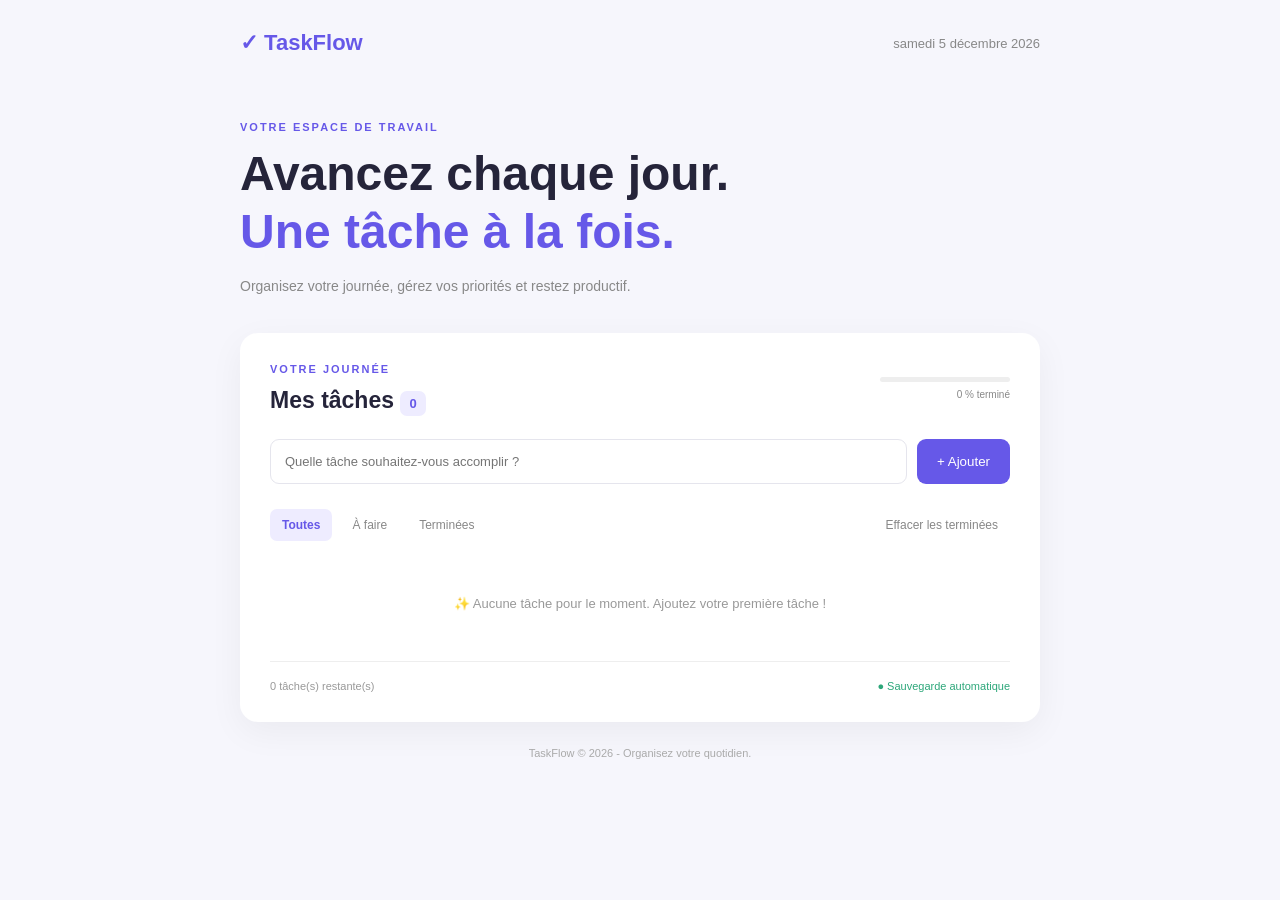
<file: TASKFLOW/index.html>
<!DOCTYPE html>
<html lang="fr">
<head>
    <meta charset="UTF-8">
    <meta name="viewport" content="width=device-width, initial-scale=1.0">
    <meta name="description" content="TaskFlow, votre application simple pour organiser vos tâches quotidiennes.">
    <title>TaskFlow - Gestionnaire de tâches</title>
    <link rel="stylesheet" href="style.css">
    <script src="script.js" defer></script>
</head>

<body>

    <div class="conteneur">

        <!-- En-tête -->
        <header class="entete">
            <h2 class="logo">✓ TaskFlow</h2>
            <p class="date" id="date"></p>
        </header>

        <!-- Présentation -->
        <section class="bienvenue">
            <p class="sous-titre">VOTRE ESPACE DE TRAVAIL</p>

            <h1>
                Avancez chaque jour.<br>
                <span>Une tâche à la fois.</span>
            </h1>

            <p class="description">
                Organisez votre journée, gérez vos priorités
                et restez productif.
            </p>
        </section>

        <!-- Gestion des tâches -->
        <section class="conteneur-taches">

            <div class="entete-taches">
                <div>
                    <p class="sous-titre">VOTRE JOURNÉE</p>
                    <h2>Mes tâches <span id="totalTaches">0</span></h2>
                </div>

                <div class="progression">
                    <div class="barre-progression">
                        <div id="remplissageProgression"></div>
                    </div>
                    <p id="texteProgression">0 % terminé</p>
                </div>
            </div>

            <!-- Formulaire d'ajout -->
            <form id="formulaireTache">

                <input
                    type="text"
                    id="champTache"
                    placeholder="Quelle tâche souhaitez-vous accomplir ?"
                    maxlength="120"
                    required
                >

                <button type="submit">
                    + Ajouter
                </button>

            </form>

            <!-- Filtres -->
            <div class="filtres">

                <button class="filtre actif" data-filtre="toutes">
                    Toutes
                </button>

                <button class="filtre" data-filtre="actives">
                    À faire
                </button>

                <button class="filtre" data-filtre="terminees">
                    Terminées
                </button>

                <button id="supprimerTerminees">
                    Effacer les terminées
                </button>

            </div>

            <!-- Liste des tâches -->
            <ul id="listeTaches"></ul>

            <!-- Message si aucune tâche -->
            <p id="messageVide">
                ✨ Aucune tâche pour le moment.
                Ajoutez votre première tâche !
            </p>

            <!-- Pied du conteneur -->
            <div class="pied-taches">

                <span id="tachesRestantes">
                    0 tâche restante
                </span>

                <span class="sauvegarde">
                    ● Sauvegarde automatique
                </span>

            </div>

        </section>

        <!-- Pied de page -->
        <footer class="pied-page">
            TaskFlow © <span id="annee"></span>
            - Organisez votre quotidien.
        </footer>

    </div>

</body>
</html>
</file>
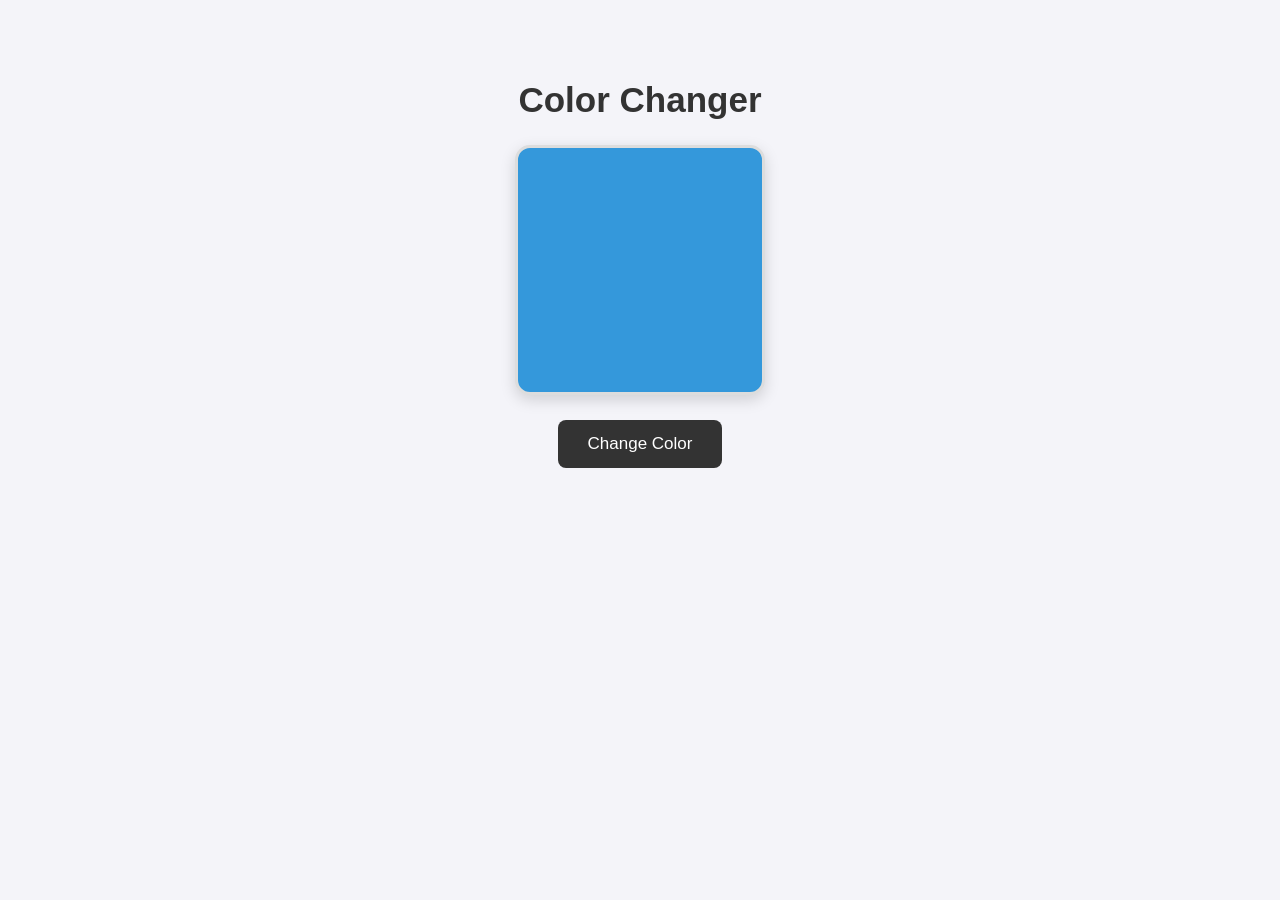
<file: Panier exercise/COLOR_CHANGER/index.html>
<!DOCTYPE html>
<html lang="fr">
<head>
    <meta charset="UTF-8">
    <meta name="viewport" content="width=device-width, initial-scale=1.0">
    <title>Changeur de couleurs</title>

    <link rel="stylesheet" href="./style.css">
</head>

<body>

    <div class="container">

        <h1>Color Changer</h1>

        <div id="color-box"></div>

        <button id="change-color-btn">Change Color</button>

    </div>

    <script src="./script.js"></script>
</body>
</html>
</file>
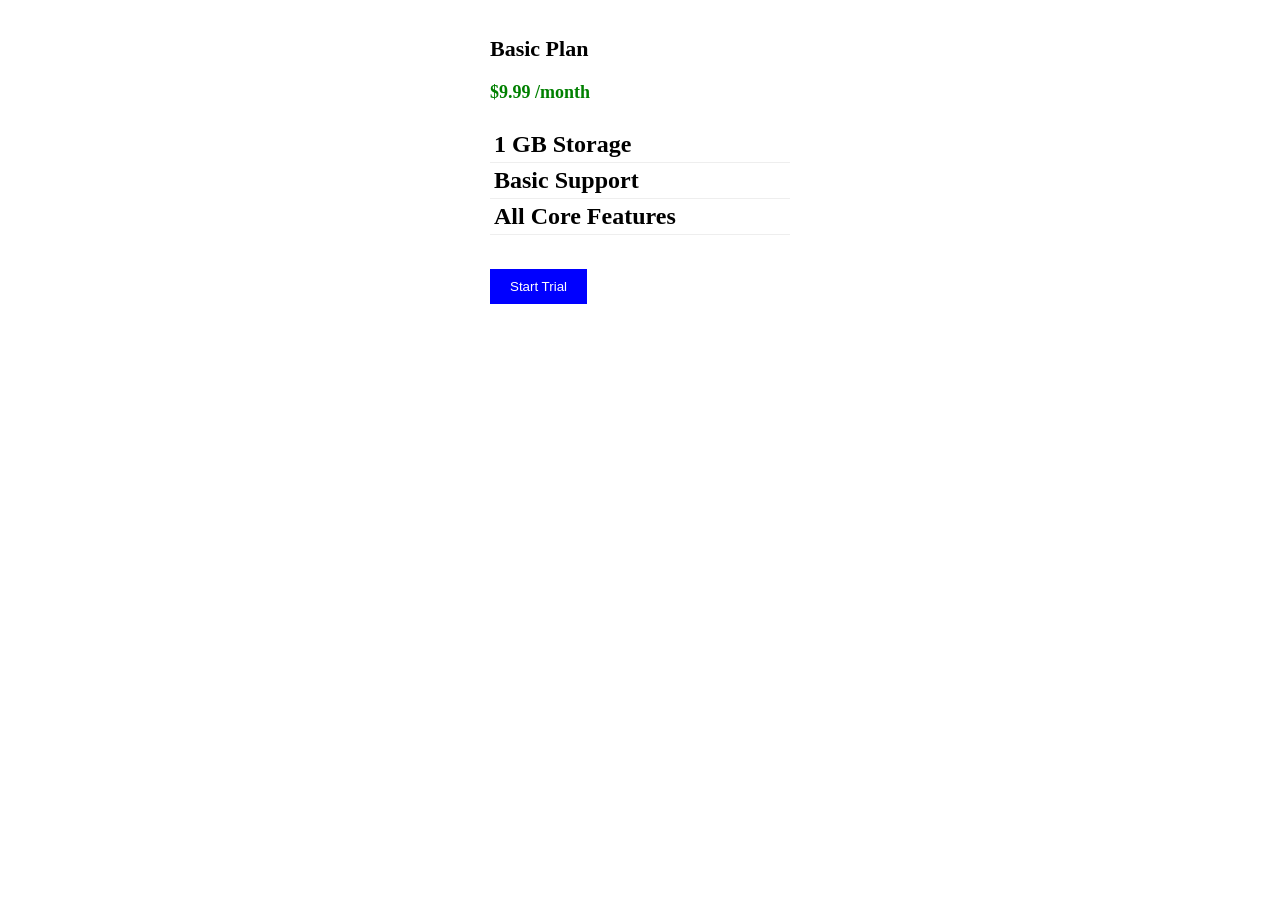
<file: Carte/Carte1.html>
<!DOCTYPE html>
<html>
<head>
<style>
.pricing {
width: 300px;
margin: auto;
background-color: #fff;
box-shdow: 0 0 10px #ccc;
padding: 10px;
text-align: left;
}

.title {
font-size: 22px;
font-weight: bold;
}

.price {
font-size: 18px;
color: green;
}

.features {
list-style: none;
padding-left: 0;
}

.features li {
padding: 4px;
border-bottom: 1px solid #eee;
}

.btn {
background: blue;
color: white;
padding: 10px 20px;
border: none;
margin-top: 10px;
}

.btn:hover {
background: darkblue;
}
</style>
</head>
<body>

<div class="pricing">
<h2 class="title">Basic Plan<h2>
<p class="price">$9.99 /month</p>

<ul class="features">
<li>1 GB Storage</li>
<li>Basic Support</li>
<li>All Core Features</li>
</ul>

<button class="btn">Start Trial</button>
</div>

</body>
</html>
</file>
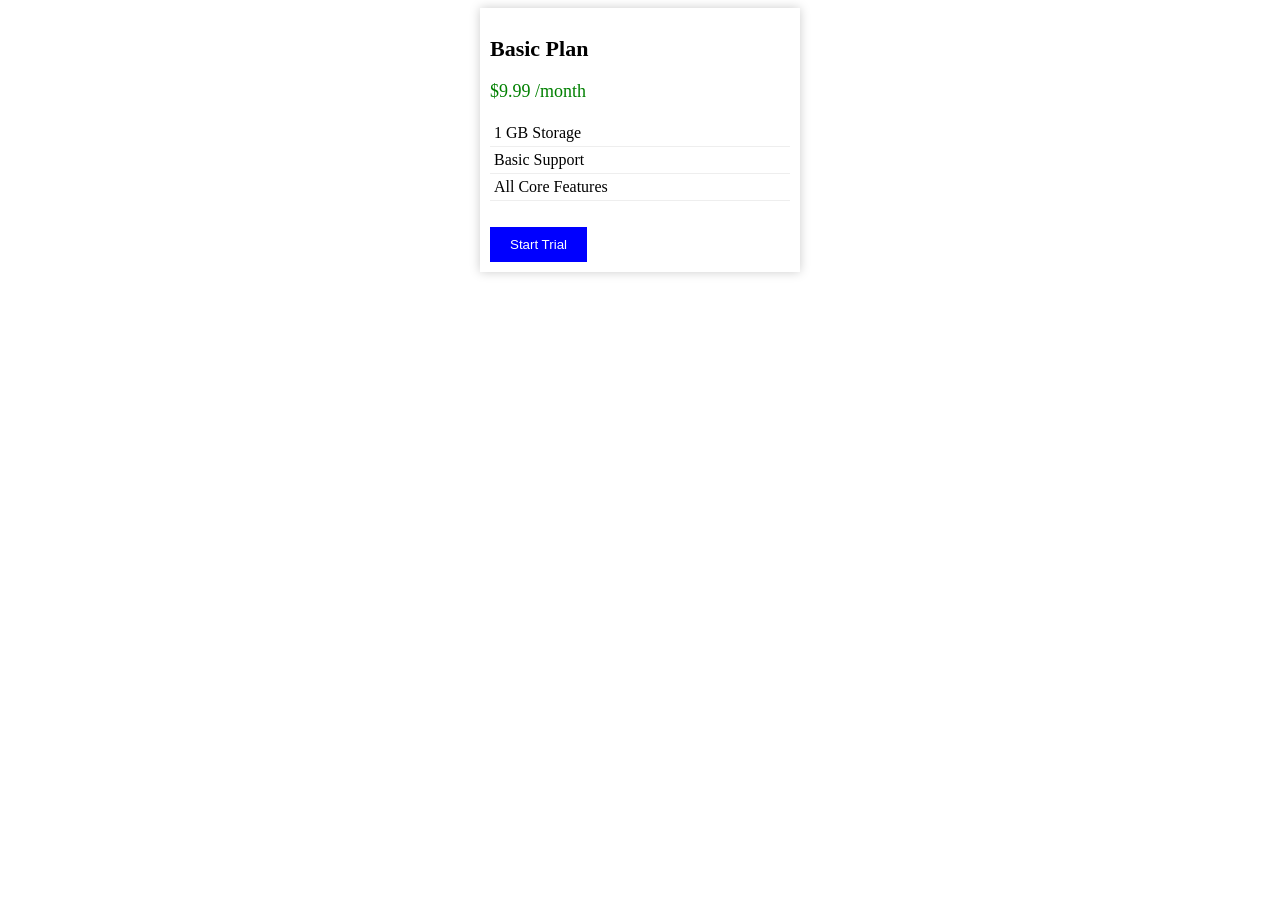
<file: Carte/Carte2.html>
<!DOCTYPE html>
<html>
<head>
<style>
.pricing {
width: 300px;
margin: auto;
background-color: #fff;
box-shadow: 0 0 10px #ccc;
padding: 10px;
text-align: left;
}

.title {
font-size: 22px;
font-weight: bold;
}

.price {
font-size: 18px;
color: green;
}

.features {
list-style: none;
padding-left: 0;
}

.features li {
padding: 4px;
border-bottom: 1px solid #eee;
}

.btn {
background: blue;
color: white;
padding: 10px 20px;
border: none;
margin-top: 10px;
cursor: pointer;
}

.btn:hover {
background: darkblue;
}
</style>
</head>
<body>

<div class="pricing">
<h2 class="title">Basic Plan</h2>
<p class="price">$9.99 /month</p>

<ul class="features">
<li>1 GB Storage</li>
<li>Basic Support</li>
<li>All Core Features</li>
</ul>

<button class="btn">Start Trial</button>
</div>

</body>
</html>
</file>
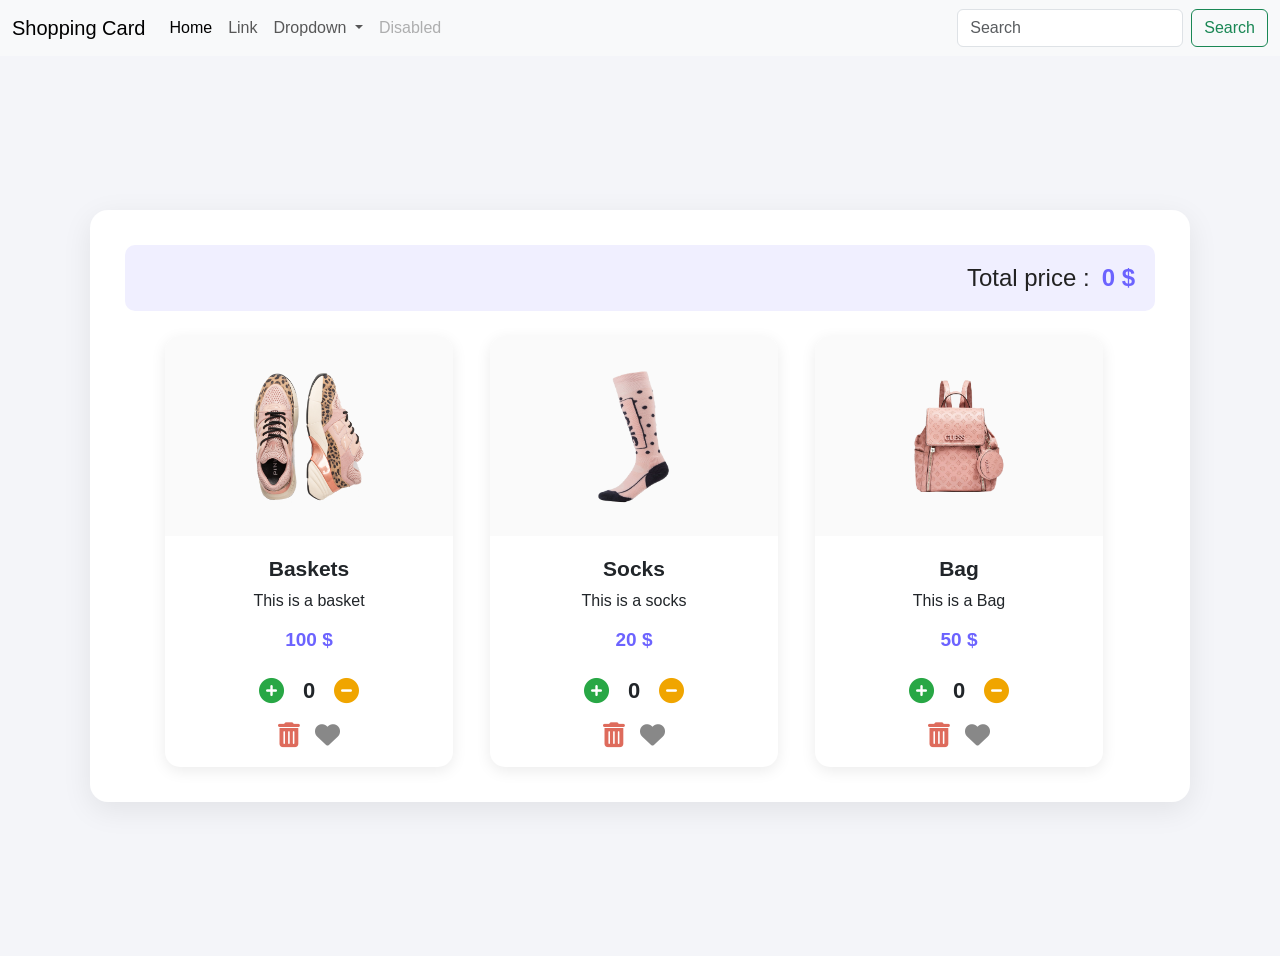
<file: Panier exercise/Panier.html>
<!DOCTYPE html>
<html lang="en">
  <head>
    <meta charset="UTF-8" />
    <meta http-equiv="X-UA-Compatible" content="IE=edge" />
    <meta name="viewport" content="width=device-width, initial-scale=1.0" />
    <!-- Bootstrap link -->
    <link
      href="https://cdn.jsdelivr.net/npm/bootstrap@5.1.3/dist/css/bootstrap.min.css"
      rel="stylesheet"
      integrity="sha384-1BmE4kWBq78iYhFldvKuhfTAU6auU8tT94WrHftjDbrCEXSU1oBoqyl2QvZ6jIW3"
      crossorigin="anonymous"
    />
    <!-- Font awesome CSS -->
    <link
      rel="stylesheet"
      href="https://cdnjs.cloudflare.com/ajax/libs/font-awesome/6.0.0-beta2/css/all.min.css"
      integrity="sha512-YWzhKL2whUzgiheMoBFwW8CKV4qpHQAEuvilg9FAn5VJUDwKZZxkJNuGM4XkWuk94WCrrwslk8yWNGmY1EduTA=="
      crossorigin="anonymous"
      referrerpolicy="no-referrer"
    />
    <link rel="stylesheet" href="/style/panier.css" />
    <title>Workshop DOM</title>
  </head>
  <body>
    <header>
      <nav class="navbar navbar-expand-lg navbar-light bg-light">
        <div class="container-fluid">
          <a class="navbar-brand" href="#">Shopping Card</a>
          <button
            class="navbar-toggler"
            type="button"
            data-bs-toggle="collapse"
            data-bs-target="#navbarSupportedContent"
            aria-controls="navbarSupportedContent"
            aria-expanded="false"
            aria-label="Toggle navigation"
          >
            <span class="navbar-toggler-icon"></span>
          </button>
          <div class="collapse navbar-collapse" id="navbarSupportedContent">
            <ul class="navbar-nav me-auto mb-2 mb-lg-0">
              <li class="nav-item">
                <a class="nav-link active" aria-current="page" href="#">Home</a>
              </li>
              <li class="nav-item">
                <a class="nav-link" href="#">Link</a>
              </li>
              <li class="nav-item dropdown">
                <a
                  class="nav-link dropdown-toggle"
                  href="#"
                  id="navbarDropdown"
                  role="button"
                  data-bs-toggle="dropdown"
                  aria-expanded="false"
                >
                  Dropdown
                </a>
                <ul class="dropdown-menu" aria-labelledby="navbarDropdown">
                  <li><a class="dropdown-item" href="#">Action</a></li>
                  <li><a class="dropdown-item" href="#">Another action</a></li>
                  <li><hr class="dropdown-divider" /></li>
                  <li>
                    <a class="dropdown-item" href="#">Something else here</a>
                  </li>
                </ul>
              </li>
              <li class="nav-item">
                <a class="nav-link disabled">Disabled</a>
              </li>
            </ul>
            <form class="d-flex">
              <input
                class="form-control me-2"
                type="search"
                placeholder="Search"
                aria-label="Search"
              />
              <button class="btn btn-outline-success" type="submit">
                Search
              </button>
            </form>
          </div>
        </div>
      </nav>
    </header>
    <main>
      <section class="shopping-card-container">
        <div class="total-price">
          <span> Total price : </span>
          <span class="total"> 0 $ </span>
        </div>
        <div class="list-products">
          <!-- Product 1 : baskets -->
          <div class="card-body">
            <div class="card" style="width: 18rem">
              <img
                src="assets/baskets.png"
                class="card-img-top"
                alt="baskets"
              />
              <div class="card-body">
                <h5 class="card-title">Baskets</h5>
                <p class="card-text">This is a basket</p>
                <h4 class="unit-price">100 $</h4>
                <div>
                  <i class="fas fa-plus-circle"></i>
                  <span class="quantity">0</span>
                  <i class="fas fa-minus-circle"></i>
                </div>
                <div>
                  <i class="fas fa-trash-alt"></i>
                  <i class="fas fa-heart"></i>
                </div>
              </div>
            </div>
          </div>
          <!-- Product 2 : socks -->

          <div class="card-body">
            <div class="card" style="width: 18rem">
              <img src="assets/socks.png" class="card-img-top" alt="socks" />
              <div class="card-body">
                <h5 class="card-title">Socks</h5>
                <p class="card-text">This is a socks</p>
                <h4 class="unit-price">20 $</h4>
                <div>
                  <i class="fas fa-plus-circle"></i>
                  <span class="quantity">0</span>
                  <i class="fas fa-minus-circle"></i>
                </div>
                <div>
                  <i class="fas fa-trash-alt"></i>
                  <i class="fas fa-heart"></i>
                </div>
              </div>
            </div>
          </div>
          <!-- Product 3 : bag -->
          <div class="card-body">
            <div class="card" style="width: 18rem">
              <img src="assets/bag.png" class="card-img-top" alt="A dark blue leather shoulder bag with a structured body, a top handle, and a smooth finish, displayed against a plain neutral background in a clean product photo style with soft lighting and a polished, minimalist feel." />
              <div class="card-body">
                <h5 class="card-title">Bag</h5>
                <p class="card-text">This is a Bag</p>
                <h4 class="unit-price">50 $</h4>
                <div>
                  <i class="fas fa-plus-circle"></i>
                  <span class="quantity">0</span>
                  <i class="fas fa-minus-circle"></i>
                </div>
                <div>
                  <i class="fas fa-trash-alt"></i>
                  <i class="fas fa-heart"></i>
                </div>
              </div>
            </div>
          </div>
        </div>
      </section>
    </main>
    <footer></footer>

    <!-- Bootstrap JS -->
    <script
      src="https://cdn.jsdelivr.net/npm/bootstrap@5.1.3/dist/js/bootstrap.bundle.min.js"
      integrity="sha384-ka7Sk0Gln4gmtz2MlQnikT1wXgYsOg+OMhuP+IlRH9sENBO0LRn5q+8nbTov4+1p"
      crossorigin="anonymous"
    ></script>

    <!-- My JS -->
    <script src="/js/panier.js"></script>
  </body>
</html>
</file>
<file: TASKFLOW/style.css>
/* RÉINITIALISATION */

* {
    margin: 0;
    padding: 0;
    box-sizing: border-box;
}

body {
    font-family: Arial, sans-serif;
    background: #f6f6fc;
    color: #25243a;
    min-height: 100vh;
    padding: 30px 20px;
}

button, input {
    font-family: inherit;
}

/* CONTENEUR PRINCIPAL */

.conteneur {
    max-width: 800px;
    margin: auto;
}

/* EN-TÊTE */

.entete {
    display: flex;
    justify-content: space-between;
    align-items: center;
    margin-bottom: 65px;
}

.logo {
    font-size: 22px;
    color: #6658e8;
}

.date {
    color: #888;
    font-size: 13px;
}

/* SECTION DE BIENVENUE */

.bienvenue {
    margin-bottom: 35px;
}

.sous-titre {
    color: #6658e8;
    font-size: 11px;
    font-weight: bold;
    letter-spacing: 2px;
    margin-bottom: 12px;
}

h1 {
    font-size: 48px;
    line-height: 1.2;
    margin-bottom: 15px;
}

h1 span {
    color: #6658e8;
}

.description {
    color: #888;
    line-height: 1.6;
    font-size: 14px;
}

/* CONTENEUR DES TÂCHES */

.conteneur-taches {
    background: white;
    padding: 30px;
    border-radius: 18px;
    box-shadow: 0 10px 35px rgba(0,0,0,0.05);
}

.entete-taches {
    display: flex;
    justify-content: space-between;
    align-items: center;
    margin-bottom: 25px;
}

.entete-taches h2 {
    font-size: 23px;
}

.entete-taches h2 span {
    background: #eeecff;
    color: #6658e8;
    font-size: 13px;
    padding: 5px 9px;
    border-radius: 7px;
}

/* BARRE DE PROGRESSION */

.progression {
    width: 130px;
}

.barre-progression {
    height: 5px;
    background: #eee;
    border-radius: 10px;
    overflow: hidden;
    margin-bottom: 7px;
}

#remplissageProgression {
    width: 0%;
    height: 100%;
    background: #6658e8;
    transition: width 0.3s;
}

#texteProgression {
    font-size: 10px;
    color: #888;
    text-align: right;
}

/* FORMULAIRE */

#formulaireTache {
    display: flex;
    gap: 10px;
    margin-bottom: 25px;
}

#champTache {
    flex: 1;
    min-width: 0;
    padding: 14px;
    border: 1px solid #e5e5ed;
    border-radius: 9px;
    outline: none;
    font-size: 13px;
}

#champTache:focus {
    border-color: #6658e8;
}

#formulaireTache button {
    background: #6658e8;
    color: white;
    border: none;
    padding: 12px 20px;
    border-radius: 9px;
    cursor: pointer;
}

#formulaireTache button:hover {
    background: #5144cf;
}

/* FILTRES */

.filtres {
    display: flex;
    align-items: center;
    gap: 8px;
    flex-wrap: wrap;
    margin-bottom: 20px;
}

.filtres button {
    border: none;
    background: transparent;
    color: #888;
    padding: 9px 12px;
    cursor: pointer;
    border-radius: 7px;
    font-size: 12px;
}

.filtres button:hover {
    color: #6658e8;
}

.filtres button.actif {
    background: #eeecff;
    color: #6658e8;
    font-weight: bold;
}

#supprimerTerminees {
    margin-left: auto;
}

/* LISTE DES TÂCHES */

#listeTaches {
    list-style: none;
}

.element-tache {
    display: flex;
    align-items: center;
    gap: 12px;
    padding: 14px 10px;
    border-bottom: 1px solid #eee;
}

.element-tache input[type="checkbox"] {
    width: 18px;
    height: 18px;
    accent-color: #6658e8;
    cursor: pointer;
}

.texte-tache {
    flex: 1;
    font-size: 14px;
    overflow-wrap: anywhere;
}

.element-tache.terminee .texte-tache {
    text-decoration: line-through;
    color: #aaa;
}

.bouton-supprimer {
    border: none;
    background: #fff0f0;
    color: #e74c3c;
    padding: 7px 10px;
    border-radius: 7px;
    cursor: pointer;
}

.bouton-supprimer:hover {
    background: #e74c3c;
    color: white;
}

/* MESSAGE VIDE */

#messageVide {
    text-align: center;
    color: #999;
    font-size: 13px;
    padding: 35px 10px;
}

/* PIED DES TÂCHES */

.pied-taches {
    display: flex;
    justify-content: space-between;
    border-top: 1px solid #eee;
    padding-top: 18px;
    margin-top: 15px;
    color: #999;
    font-size: 11px;
}

.sauvegarde {
    color: #2da77a;
}

/* PIED DE PAGE */

.pied-page {
    text-align: center;
    color: #aaa;
    font-size: 11px;
    margin-top: 25px;
}

/* ADAPTATION AUX TÉLÉPHONES */

@media (max-width: 600px) {

    body {
        padding: 20px 12px;
    }

    .entete {
        margin-bottom: 45px;
    }

    h1 {
        font-size: 36px;
    }

    .conteneur-taches {
        padding: 20px 15px;
    }

    .entete-taches {
        gap: 10px;
    }

    .progression {
        width: 95px;
    }

    #formulaireTache {
        flex-direction: column;
    }

    #formulaireTache button {
        width: 100%;
    }

    .pied-taches {
        gap: 10px;
    }
}
</file>
<file: Panier exercise/COLOR_CHANGER/style.css>
* {
    margin: 0;
    padding: 0;
    box-sizing: border-box;
}

body {
    font-family: Arial, sans-serif;
    background-color: #f4f4f9;
}

.container {
    display: flex;
    flex-direction: column;
    align-items: center;
    justify-content: center;
    margin-top: 80px;
    gap: 25px;
}

h1 {
    color: #333;
    font-size: 35px;
}

#color-box {
    width: 250px;
    height: 250px;
    background-color: #3498db;
    border-radius: 15px;
    border: 3px solid #ddd;
    box-shadow: 0 5px 15px rgba(0, 0, 0, 0.15);
    transition: background-color 0.4s ease;
}

#change-color-btn {
    padding: 14px 30px;
    background-color: #333;
    color: white;
    border: none;
    border-radius: 8px;
    font-size: 17px;
    cursor: pointer;
    transition: 0.3s;
}

#change-color-btn:hover {
    background-color: #555;
    transform: scale(1.05);
}
</file>
<file: style/panier.css>
* {
    margin: 0;
    padding: 0;
    box-sizing: border-box;
}

body {
    font-family: Arial, sans-serif;
    background: #f4f5f9;
    color: #222;
}

main {
    min-height: 100vh;
    display: flex;
    justify-content: center;
    align-items: center;
    padding: 40px 15px;
}

.shopping-card-container {
    width: 90%;
    max-width: 1100px;
    background: white;
    border-radius: 18px;
    padding: 35px;
    margin: 30px auto;
    box-shadow: 0 8px 30px rgba(0, 0, 0, 0.08);
}

.shopping-card-container h1 {
    text-align: center;
    font-weight: bold;
    margin-bottom: 25px;
    color: #24243e;
}

.total-price {
    display: flex;
    justify-content: flex-end;
    align-items: center;
    gap: 12px;
    padding: 15px 20px;
    background: #f0efff;
    border-radius: 10px;
    margin-bottom: 25px;
}

.total-price span {
    font-size: 24px;
}

.total {
    font-weight: bold;
    color: #6c63ff;
}

.list-products {
    display: flex;
    justify-content: center;
    align-items: stretch;
    gap: 25px;
    width: 100%;
    flex-wrap: wrap;
    margin-top: 25px;
}

.list-products > .card-body {
    flex: 1 1 250px;
    max-width: 300px;
    padding: 0;
}

.card {
    height: 100%;
    border: none;
    border-radius: 15px;
    overflow: hidden;
    background: white;
    box-shadow: 0 4px 15px rgba(0, 0, 0, 0.08);
    transition: transform 0.3s ease, box-shadow 0.3s ease;
}

.card:hover {
    transform: translateY(-5px);
    box-shadow: 0 8px 22px rgba(0, 0, 0, 0.13);
}

.card-img-top {
    width: 100%;
    height: 200px;
    object-fit: contain;
    padding: 15px;
    background: #fafafa;
}

.card .card-body {
    display: flex;
    flex-direction: column;
    justify-content: center;
    align-items: center;
    padding: 20px;
}

.card-title {
    font-size: 21px;
    font-weight: bold;
    margin-bottom: 8px;
}

.unit-price {
    font-size: 19px;
    font-weight: bold;
    color: #6c63ff;
}

.card .card-body div {
    display: flex;
    justify-content: center;
    align-items: center;
    gap: 15px;
    margin-top: 15px;
}

i {
    font-size: 25px;
    cursor: pointer;
    color: #333;
    transition: 0.2s;
}

.fa-plus-circle {
    color: #28a745;
}

.fa-minus-circle {
    color: #f0a500;
}

.fa-trash-alt {
    color: #de6b5c;
}

.fa-heart {
    color: #888;
}

.fa-heart.liked {
    color: #e63946;
}

i:hover {
    transform: scale(1.15);
}

.quantity {
    font-size: 22px;
    font-weight: bold;
    min-width: 20px;
    text-align: center;
}

@media (max-width: 768px) {
    .shopping-card-container {
        width: 100%;
        padding: 20px;
    }

    .list-products {
        flex-direction: column;
        align-items: center;
    }

    .list-products > .card-body {
        width: 100%;
        max-width: 350px;
    }

    .total-price {
        justify-content: center;
    }
}
</file>
